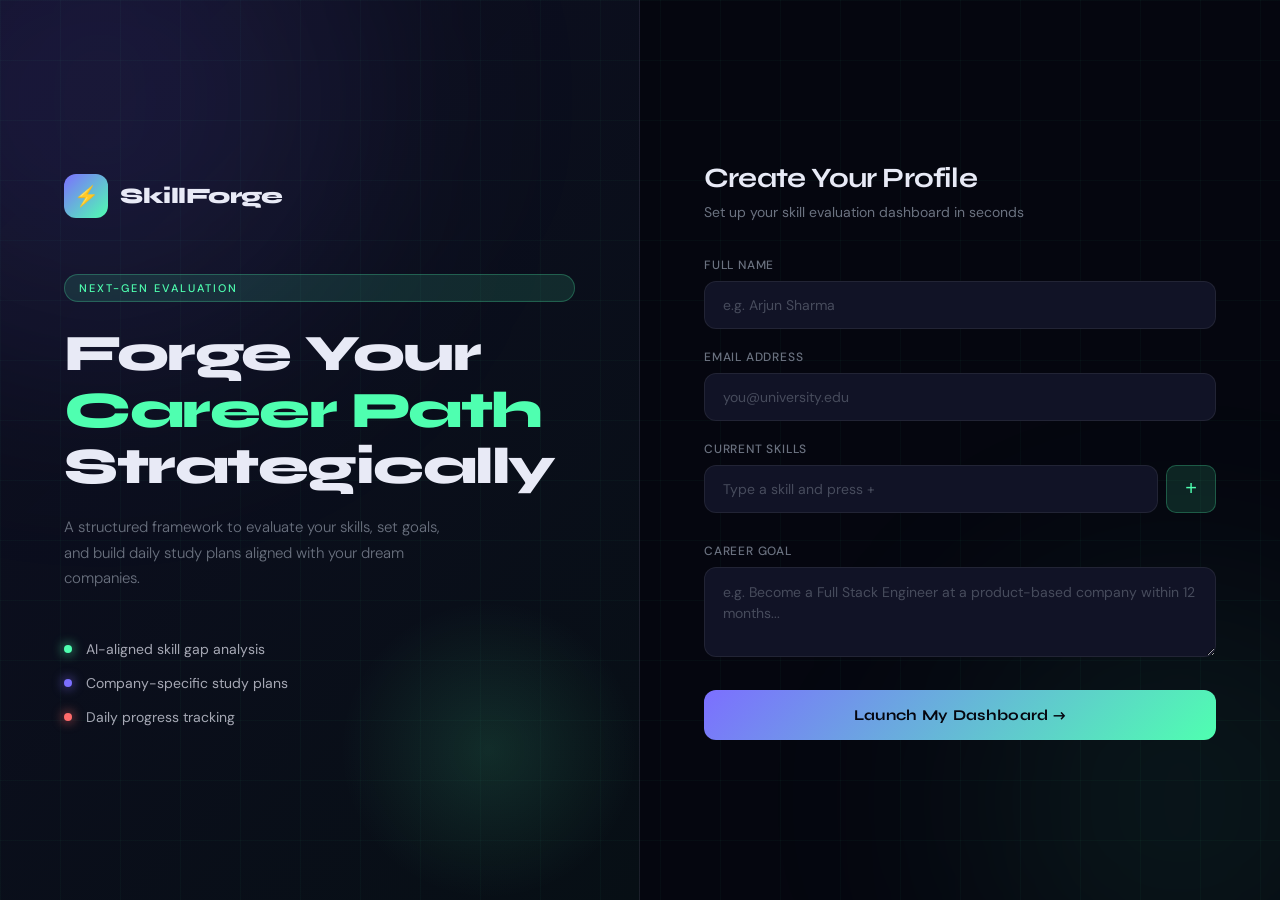
<file: f/index.html>
<!DOCTYPE html>
<html lang="en">
<head>
  <meta charset="UTF-8" />
  <meta name="viewport" content="width=device-width, initial-scale=1.0"/>
  <title>SkillForge — Student Skill Evaluation</title>
  <link rel="preconnect" href="https://fonts.googleapis.com">
  <link href="https://fonts.googleapis.com/css2?family=Syne:wght@400;600;700;800&family=DM+Sans:ital,wght@0,300;0,400;0,500;1,300&display=swap" rel="stylesheet">
  <link rel="stylesheet" href="index.css">
</head>
<body>

<div class="glow-orb one"></div>
<div class="glow-orb two"></div>

<div class="page-wrap">
  <!-- LEFT PANEL -->
  <div class="left-panel">
    <div class="brand">
      <div class="brand-icon">⚡</div>
      <span class="brand-name">SkillForge</span>
    </div>

    <div class="hero-tag">Next-Gen Evaluation</div>
    <h1 class="hero-title">Forge Your<br><span>Career Path</span><br>Strategically</h1>
    <p class="hero-desc">A structured framework to evaluate your skills, set goals, and build daily study plans aligned with your dream companies.</p>

    <div class="feature-list">
      <div class="feature-item"><div class="feature-dot"></div>AI-aligned skill gap analysis</div>
      <div class="feature-item"><div class="feature-dot purple"></div>Company-specific study plans</div>
      <div class="feature-item"><div class="feature-dot red"></div>Daily progress tracking</div>
    </div>
  </div>

  <!-- RIGHT PANEL -->
  <div class="right-panel">
    <div class="form-header">
      <h2 class="form-title">Create Your Profile</h2>
      <p class="form-subtitle">Set up your skill evaluation dashboard in seconds</p>
    </div>

    <form id="loginForm" novalidate>

      <!-- Name -->
      <div class="form-group">
        <label class="form-label" for="name">Full Name</label>
        <input class="form-input" type="text" id="name" placeholder="e.g. Arjun Sharma" autocomplete="name"/>
        <div class="error-msg" id="nameErr">⚠ Please enter your full name</div>
      </div>

      <!-- Email -->
      <div class="form-group">
        <label class="form-label" for="email">Email Address</label>
        <input class="form-input" type="email" id="email" placeholder="you@university.edu" autocomplete="email"/>
        <div class="error-msg" id="emailErr">⚠ Enter a valid email address</div>
      </div>

      <!-- Skills -->
      <div class="form-group">
        <label class="form-label">Current Skills</label>
        <div class="skills-input-row">
          <input class="form-input" type="text" id="skillInput" placeholder="Type a skill and press +" />
          <button type="button" class="add-btn" onclick="addSkill()">+</button>
        </div>
        <div class="skills-tag-container" id="skillTags"></div>
        <div class="error-msg" id="skillErr">⚠ Add at least one skill</div>
      </div>

      <!-- Career Goal -->
      <div class="form-group">
        <label class="form-label" for="careerGoal">Career Goal</label>
        <textarea class="form-textarea" id="careerGoal" placeholder="e.g. Become a Full Stack Engineer at a product-based company within 12 months..."></textarea>
        <div class="error-msg" id="goalErr">⚠ Describe your career goal</div>
      </div>

      <button type="submit" class="submit-btn">Launch My Dashboard →</button>
    </form>
  </div>
</div>

<div class="toast" id="toast">✓ Profile saved! Redirecting…</div>

<script>
  let skills = [];

  function addSkill() {
    const input = document.getElementById('skillInput');
    const val = input.value.trim();
    if (!val) return;
    if (skills.includes(val)) { input.value = ''; return; }
    skills.push(val);
    renderTags();
    input.value = '';
    input.focus();
  }

  document.getElementById('skillInput').addEventListener('keydown', e => {
    if (e.key === 'Enter') { e.preventDefault(); addSkill(); }
  });

  function removeSkill(i) {
    skills.splice(i, 1);
    renderTags();
  }

  function renderTags() {
    const container = document.getElementById('skillTags');
    container.innerHTML = skills.map((s, i) =>
      `<span class="skill-tag">${s}<span class="remove" onclick="removeSkill(${i})">×</span></span>`
    ).join('');
  }

  function showError(id, inputId) {
    document.getElementById(id).classList.add('show');
    if (inputId) document.getElementById(inputId)?.classList.add('error');
  }

  function clearError(id, inputId) {
    document.getElementById(id).classList.remove('show');
    if (inputId) document.getElementById(inputId)?.classList.remove('error');
  }

  // Live clearing
  ['name','email','careerGoal'].forEach(f => {
    document.getElementById(f).addEventListener('input', () => {
      clearError(f + (f === 'careerGoal' ? 'Err' : 'Err'), f);
    });
  });

  document.getElementById('loginForm').addEventListener('submit', function(e) {
    e.preventDefault();
    let valid = true;

    const name = document.getElementById('name').value.trim();
    const email = document.getElementById('email').value.trim();
    const goal = document.getElementById('careerGoal').value.trim();

    clearError('nameErr','name'); clearError('emailErr','email');
    clearError('skillErr',null); clearError('goalErr','careerGoal');

    if (!name || name.length < 2) { showError('nameErr','name'); valid = false; }
    if (!email || !/^[^\s@]+@[^\s@]+\.[^\s@]+$/.test(email)) { showError('emailErr','email'); valid = false; }
    if (skills.length === 0) { showError('skillErr',null); valid = false; }
    if (!goal || goal.length < 10) { showError('goalErr','careerGoal'); valid = false; }

    if (!valid) return;

    const userData = { name, email, skills, careerGoal: goal, joinedAt: new Date().toLocaleDateString('en-IN', {day:'numeric',month:'long',year:'numeric'}) };
    localStorage.setItem('sf_user', JSON.stringify(userData));

    document.getElementById('toast').classList.add('show');
    setTimeout(() => { window.location.href = 'dashboard.html'; }, 1400);
  });

  // If already logged in
  if (localStorage.getItem('sf_user')) {
    window.location.href = 'dashboard.html';
  }
</script>
</body>
</html>
</file>
<file: f/index.css>
*, *::before, *::after { box-sizing: border-box; margin: 0; padding: 0; }

:root {
  --bg: #05060f;
  --surface: #0d0f1e;
  --card: #111326;
  --border: rgba(255,255,255,0.07);
  --accent: #4fffb0;
  --accent2: #7c6fff;
  --accent3: #ff6b6b;
  --text: #e8eaf6;
  --muted: #6b7280;
  --error: #ff6b6b;
  --font-head: 'Syne', sans-serif;
  --font-body: 'DM Sans', sans-serif;
}

html, body {
  min-height: 100vh;
  background: var(--bg);
  color: var(--text);
  font-family: var(--font-body);
  overflow-x: hidden;
}

/* Background grid */
body::before {
  content: '';
  position: fixed;
  inset: 0;
  background-image:
    linear-gradient(rgba(79,255,176,0.03) 1px, transparent 1px),
    linear-gradient(90deg, rgba(79,255,176,0.03) 1px, transparent 1px);
  background-size: 60px 60px;
  pointer-events: none;
  z-index: 0;
}

.glow-orb {
  position: fixed;
  border-radius: 50%;
  filter: blur(120px);
  pointer-events: none;
  z-index: 0;
}
.glow-orb.one { width: 500px; height: 500px; background: rgba(124,111,255,0.12); top: -150px; left: -150px; }
.glow-orb.two { width: 400px; height: 400px; background: rgba(79,255,176,0.08); bottom: -100px; right: -100px; }

.page-wrap {
  position: relative;
  z-index: 1;
  min-height: 100vh;
  display: grid;
  grid-template-columns: 1fr 1fr;
  gap: 0;
}

/* LEFT PANEL */
.left-panel {
  display: flex;
  flex-direction: column;
  justify-content: center;
  padding: 60px 64px;
  background: linear-gradient(135deg, rgba(124,111,255,0.08) 0%, rgba(79,255,176,0.04) 100%);
  border-right: 1px solid var(--border);
  position: relative;
  overflow: hidden;
}

.left-panel::after {
  content: '';
  position: absolute;
  bottom: 0; right: 0;
  width: 300px; height: 300px;
  background: radial-gradient(circle, rgba(79,255,176,0.12) 0%, transparent 70%);
  pointer-events: none;
}

.brand {
  display: flex;
  align-items: center;
  gap: 12px;
  margin-bottom: 56px;
}

.brand-icon {
  width: 44px; height: 44px;
  background: linear-gradient(135deg, var(--accent2), var(--accent));
  border-radius: 12px;
  display: flex; align-items: center; justify-content: center;
  font-size: 20px;
}

.brand-name {
  font-family: var(--font-head);
  font-size: 22px;
  font-weight: 800;
  letter-spacing: -0.5px;
  color: var(--text);
}

.hero-tag {
  display: inline-block;
  background: rgba(79,255,176,0.12);
  border: 1px solid rgba(79,255,176,0.25);
  color: var(--accent);
  font-size: 11px;
  font-weight: 500;
  letter-spacing: 2px;
  text-transform: uppercase;
  padding: 6px 14px;
  border-radius: 100px;
  margin-bottom: 24px;
}

.hero-title {
  font-family: var(--font-head);
  font-size: clamp(2.2rem, 4vw, 3.2rem);
  font-weight: 800;
  line-height: 1.1;
  letter-spacing: -1.5px;
  margin-bottom: 20px;
}

.hero-title span { color: var(--accent); }

.hero-desc {
  font-size: 15px;
  font-weight: 300;
  line-height: 1.7;
  color: var(--muted);
  max-width: 380px;
  margin-bottom: 48px;
}

.feature-list { display: flex; flex-direction: column; gap: 16px; }

.feature-item {
  display: flex;
  align-items: center;
  gap: 14px;
  font-size: 14px;
  color: rgba(232,234,246,0.7);
}

.feature-dot {
  width: 8px; height: 8px;
  border-radius: 50%;
  background: var(--accent);
  flex-shrink: 0;
  box-shadow: 0 0 12px var(--accent);
}

.feature-dot.purple { background: var(--accent2); box-shadow: 0 0 12px var(--accent2); }
.feature-dot.red { background: var(--accent3); box-shadow: 0 0 12px var(--accent3); }

/* RIGHT PANEL */
.right-panel {
  display: flex;
  flex-direction: column;
  justify-content: center;
  padding: 60px 64px;
  overflow-y: auto;
}

.form-header { margin-bottom: 36px; }

.form-title {
  font-family: var(--font-head);
  font-size: 28px;
  font-weight: 700;
  letter-spacing: -0.8px;
  margin-bottom: 8px;
}

.form-subtitle {
  font-size: 14px;
  color: var(--muted);
}

.form-group { margin-bottom: 20px; position: relative; }

.form-label {
  display: block;
  font-size: 12px;
  font-weight: 500;
  letter-spacing: 0.8px;
  text-transform: uppercase;
  color: var(--muted);
  margin-bottom: 8px;
}

.form-input, .form-select, .form-textarea {
  width: 100%;
  background: var(--card);
  border: 1px solid var(--border);
  border-radius: 12px;
  padding: 14px 18px;
  font-family: var(--font-body);
  font-size: 14px;
  color: var(--text);
  transition: border-color 0.2s, box-shadow 0.2s, background 0.2s;
  outline: none;
}

.form-input::placeholder, .form-textarea::placeholder {
  color: rgba(107,114,128,0.6);
}

.form-input:focus, .form-select:focus, .form-textarea:focus {
  border-color: rgba(79,255,176,0.4);
  box-shadow: 0 0 0 3px rgba(79,255,176,0.08);
  background: rgba(17,19,38,0.9);
}

.form-input.error, .form-textarea.error {
  border-color: rgba(255,107,107,0.5);
  box-shadow: 0 0 0 3px rgba(255,107,107,0.08);
}

.form-textarea { resize: vertical; min-height: 90px; line-height: 1.5; }

.error-msg {
  font-size: 11px;
  color: var(--error);
  margin-top: 5px;
  display: none;
  align-items: center;
  gap: 4px;
}
.error-msg.show { display: flex; }

.skills-tag-container {
  display: flex;
  flex-wrap: wrap;
  gap: 8px;
  margin-top: 10px;
}

.skill-tag {
  background: rgba(124,111,255,0.15);
  border: 1px solid rgba(124,111,255,0.3);
  color: var(--accent2);
  font-size: 12px;
  padding: 4px 12px;
  border-radius: 100px;
  display: flex; align-items: center; gap: 6px;
  cursor: pointer;
  transition: background 0.2s;
}

.skill-tag:hover { background: rgba(124,111,255,0.25); }
.skill-tag .remove { font-weight: bold; font-size: 14px; line-height: 1; }

.skills-input-row {
  display: flex;
  gap: 8px;
}

.skills-input-row .form-input { flex: 1; }

.add-btn {
  background: rgba(79,255,176,0.12);
  border: 1px solid rgba(79,255,176,0.25);
  color: var(--accent);
  border-radius: 10px;
  padding: 0 18px;
  cursor: pointer;
  font-size: 20px;
  font-weight: 300;
  transition: background 0.2s;
  flex-shrink: 0;
}

.add-btn:hover { background: rgba(79,255,176,0.22); }

.submit-btn {
  width: 100%;
  background: linear-gradient(135deg, var(--accent2), var(--accent));
  border: none;
  border-radius: 12px;
  padding: 16px;
  font-family: var(--font-head);
  font-size: 15px;
  font-weight: 700;
  letter-spacing: 0.3px;
  color: #05060f;
  cursor: pointer;
  margin-top: 8px;
  transition: opacity 0.2s, transform 0.15s;
  position: relative;
  overflow: hidden;
}

.submit-btn::after {
  content: '';
  position: absolute;
  inset: 0;
  background: linear-gradient(135deg, rgba(255,255,255,0.15), transparent);
  opacity: 0;
  transition: opacity 0.2s;
}

.submit-btn:hover { opacity: 0.92; transform: translateY(-1px); }
.submit-btn:hover::after { opacity: 1; }
.submit-btn:active { transform: translateY(0); }

.toast {
  position: fixed;
  bottom: 30px;
  right: 30px;
  background: var(--card);
  border: 1px solid rgba(79,255,176,0.3);
  border-radius: 12px;
  padding: 14px 20px;
  font-size: 13px;
  color: var(--accent);
  z-index: 100;
  transform: translateY(80px);
  opacity: 0;
  transition: all 0.3s cubic-bezier(0.34,1.56,0.64,1);
  pointer-events: none;
}
.toast.show { transform: translateY(0); opacity: 1; }

@media (max-width: 900px) {
  .page-wrap { grid-template-columns: 1fr; }
  .left-panel { padding: 40px 32px; display: none; }
  .right-panel { padding: 40px 28px; }
}

@media (max-width: 480px) {
  .right-panel { padding: 32px 20px; }
}
</file>
<file: f/dashboard.css>
*, *::before, *::after { box-sizing: border-box; margin: 0; padding: 0; }
:root {
  --bg: #05060f;
  --surface: #0d0f1e;
  --card: #111326;
  --card2: #141729;
  --border: rgba(255,255,255,0.07);
  --accent: #4fffb0;
  --accent2: #7c6fff;
  --accent3: #ff6b6b;
  --accent4: #ffb84d;
  --text: #e8eaf6;
  --muted: #6b7280;
  --font-head: 'Syne', sans-serif;
  --font-body: 'DM Sans', sans-serif;
  --sidebar: 260px;
}
html, body { min-height: 100vh; background: var(--bg); color: var(--text); font-family: var(--font-body); overflow-x: hidden; }

body::before {
  content: '';
  position: fixed; inset: 0;
  background-image: linear-gradient(rgba(79,255,176,0.025) 1px, transparent 1px), linear-gradient(90deg, rgba(79,255,176,0.025) 1px, transparent 1px);
  background-size: 60px 60px;
  pointer-events: none; z-index: 0;
}

.glow { position: fixed; border-radius: 50%; filter: blur(150px); pointer-events: none; z-index: 0; }
.g1 { width: 600px; height: 600px; background: rgba(124,111,255,0.07); top: -200px; right: 100px; }
.g2 { width: 400px; height: 400px; background: rgba(79,255,176,0.05); bottom: -100px; left: 200px; }

/* LAYOUT */
.layout { display: flex; min-height: 100vh; position: relative; z-index: 1; }

/* SIDEBAR */
.sidebar {
  width: var(--sidebar);
  background: var(--surface);
  border-right: 1px solid var(--border);
  display: flex; flex-direction: column;
  padding: 28px 0;
  position: fixed; top: 0; left: 0; bottom: 0;
  z-index: 10;
  transition: transform 0.3s;
}

.sidebar-brand {
  display: flex; align-items: center; gap: 10px;
  padding: 0 24px 28px;
  border-bottom: 1px solid var(--border);
  margin-bottom: 20px;
}

.brand-icon {
  width: 36px; height: 36px;
  background: linear-gradient(135deg, var(--accent2), var(--accent));
  border-radius: 9px;
  display: flex; align-items: center; justify-content: center;
  font-size: 16px; flex-shrink: 0;
}

.sidebar-brand-name {
  font-family: var(--font-head);
  font-size: 18px; font-weight: 800;
  letter-spacing: -0.5px;
}

.nav-section-label {
  font-size: 10px; font-weight: 500;
  letter-spacing: 1.5px; text-transform: uppercase;
  color: var(--muted);
  padding: 0 24px 8px;
}

.nav-item {
  display: flex; align-items: center; gap: 12px;
  padding: 11px 24px;
  font-size: 13.5px; font-weight: 400;
  color: rgba(232,234,246,0.55);
  cursor: pointer;
  transition: all 0.15s;
  border-left: 2px solid transparent;
  text-decoration: none;
}

.nav-item:hover { color: var(--text); background: rgba(255,255,255,0.03); }
.nav-item.active { color: var(--accent); background: rgba(79,255,176,0.06); border-left-color: var(--accent); }

.nav-icon { font-size: 16px; width: 20px; text-align: center; flex-shrink: 0; }

.sidebar-footer {
  margin-top: auto;
  padding: 20px 24px 0;
  border-top: 1px solid var(--border);
}

.user-chip {
  display: flex; align-items: center; gap: 10px;
  padding: 12px;
  background: var(--card);
  border-radius: 10px;
  border: 1px solid var(--border);
}

.user-avatar {
  width: 32px; height: 32px;
  background: linear-gradient(135deg, var(--accent2), var(--accent));
  border-radius: 50%;
  display: flex; align-items: center; justify-content: center;
  font-family: var(--font-head);
  font-size: 13px; font-weight: 700;
  color: #05060f; flex-shrink: 0;
}

.user-chip-info { flex: 1; min-width: 0; }
.user-chip-name { font-size: 12px; font-weight: 500; white-space: nowrap; overflow: hidden; text-overflow: ellipsis; }
.user-chip-role { font-size: 10px; color: var(--muted); }

.logout-btn {
  background: none; border: none;
  color: var(--muted); cursor: pointer;
  font-size: 14px; padding: 4px;
  transition: color 0.15s;
}
.logout-btn:hover { color: var(--accent3); }

/* MAIN */
.main {
  margin-left: var(--sidebar);
  flex: 1;
  padding: 36px 40px;
  min-height: 100vh;
}

/* TOP BAR */
.topbar {
  display: flex; align-items: center; justify-content: space-between;
  margin-bottom: 36px;
}

.topbar-left h1 {
  font-family: var(--font-head);
  font-size: 26px; font-weight: 800;
  letter-spacing: -0.8px; margin-bottom: 4px;
}

.topbar-left p { font-size: 13px; color: var(--muted); }

.date-badge {
  background: var(--card);
  border: 1px solid var(--border);
  border-radius: 8px;
  padding: 8px 16px;
  font-size: 12px;
  color: var(--muted);
}

/* STAT CARDS */
.stats-row {
  display: grid;
  grid-template-columns: repeat(4, 1fr);
  gap: 16px;
  margin-bottom: 28px;
}

.stat-card {
  background: var(--card);
  border: 1px solid var(--border);
  border-radius: 16px;
  padding: 20px;
  position: relative;
  overflow: hidden;
  transition: border-color 0.2s, transform 0.2s;
}

.stat-card:hover { border-color: rgba(255,255,255,0.12); transform: translateY(-2px); }

.stat-card::before {
  content: ''; position: absolute;
  top: 0; left: 0; right: 0; height: 2px;
}
.stat-card.c1::before { background: linear-gradient(90deg, var(--accent2), var(--accent)); }
.stat-card.c2::before { background: linear-gradient(90deg, var(--accent), var(--accent4)); }
.stat-card.c3::before { background: linear-gradient(90deg, var(--accent4), var(--accent3)); }
.stat-card.c4::before { background: linear-gradient(90deg, var(--accent3), var(--accent2)); }

.stat-label { font-size: 11px; color: var(--muted); letter-spacing: 0.8px; text-transform: uppercase; margin-bottom: 10px; }
.stat-value { font-family: var(--font-head); font-size: 28px; font-weight: 800; letter-spacing: -1px; }
.stat-sub { font-size: 11px; color: var(--muted); margin-top: 4px; }

/* GRID */
.content-grid {
  display: grid;
  grid-template-columns: 1fr 1fr;
  gap: 20px;
  margin-bottom: 20px;
}

.full-width { grid-column: 1 / -1; }

/* CARDS */
.card {
  background: var(--card);
  border: 1px solid var(--border);
  border-radius: 18px;
  padding: 24px;
}

.card-header {
  display: flex; align-items: center; justify-content: space-between;
  margin-bottom: 20px;
}

.card-title {
  font-family: var(--font-head);
  font-size: 15px; font-weight: 700;
  letter-spacing: -0.3px;
  display: flex; align-items: center; gap: 8px;
}

.card-title .icon {
  width: 28px; height: 28px;
  border-radius: 8px;
  display: flex; align-items: center; justify-content: center;
  font-size: 13px;
}
.card-title .icon.green { background: rgba(79,255,176,0.12); }
.card-title .icon.purple { background: rgba(124,111,255,0.12); }
.card-title .icon.orange { background: rgba(255,184,77,0.12); }
.card-title .icon.red { background: rgba(255,107,107,0.12); }

/* PROFILE CARD */
.profile-meta { display: flex; flex-direction: column; gap: 12px; }

.meta-row {
  display: flex; align-items: flex-start; gap: 12px;
  padding: 12px;
  background: rgba(255,255,255,0.02);
  border-radius: 10px;
  border: 1px solid var(--border);
}

.meta-icon { font-size: 16px; margin-top: 1px; flex-shrink: 0; }
.meta-key { font-size: 10px; color: var(--muted); letter-spacing: 0.5px; text-transform: uppercase; margin-bottom: 3px; }
.meta-val { font-size: 13px; font-weight: 400; line-height: 1.5; word-break: break-word; }

/* SKILLS */
.skill-tags { display: flex; flex-wrap: wrap; gap: 8px; }
.skill-pill {
  background: rgba(124,111,255,0.12);
  border: 1px solid rgba(124,111,255,0.25);
  color: var(--accent2);
  font-size: 12px;
  padding: 5px 14px;
  border-radius: 100px;
}

/* COMPANY INPUT */
.input-row { display: flex; gap: 10px; }

.db-input, .db-textarea, .db-select {
  flex: 1;
  background: rgba(255,255,255,0.03);
  border: 1px solid var(--border);
  border-radius: 10px;
  padding: 11px 15px;
  font-family: var(--font-body);
  font-size: 13px;
  color: var(--text);
  outline: none;
  transition: border-color 0.2s, box-shadow 0.2s;
}
.db-input::placeholder, .db-textarea::placeholder { color: rgba(107,114,128,0.5); }
.db-input:focus, .db-textarea:focus, .db-select:focus {
  border-color: rgba(79,255,176,0.3);
  box-shadow: 0 0 0 2px rgba(79,255,176,0.06);
}
.db-textarea { resize: vertical; min-height: 70px; width: 100%; line-height: 1.5; }

.save-btn {
  background: linear-gradient(135deg, var(--accent2), var(--accent));
  border: none;
  border-radius: 10px;
  padding: 11px 18px;
  font-family: var(--font-head);
  font-size: 12px; font-weight: 700;
  color: #05060f;
  cursor: pointer;
  white-space: nowrap;
  transition: opacity 0.2s, transform 0.15s;
  flex-shrink: 0;
}
.save-btn:hover { opacity: 0.88; transform: translateY(-1px); }

.company-badge {
  display: inline-flex; align-items: center; gap: 8px;
  background: rgba(79,255,176,0.08);
  border: 1px solid rgba(79,255,176,0.2);
  border-radius: 10px;
  padding: 10px 16px;
  font-size: 13px;
  color: var(--accent);
  margin-top: 12px;
}

/* PLAN FORM */
.plan-form { display: flex; flex-direction: column; gap: 14px; }
.plan-row { display: grid; grid-template-columns: 1fr 1fr; gap: 12px; }
.plan-field { display: flex; flex-direction: column; gap: 6px; }
.plan-field label { font-size: 11px; color: var(--muted); letter-spacing: 0.5px; text-transform: uppercase; }

.form-error-small { font-size: 11px; color: var(--accent3); margin-top: 2px; display: none; }
.form-error-small.show { display: block; }

/* PLAN DISPLAY */
.plan-display { display: flex; flex-direction: column; gap: 12px; }

.plan-entry {
  background: rgba(255,255,255,0.02);
  border: 1px solid var(--border);
  border-left: 3px solid var(--accent);
  border-radius: 0 12px 12px 0;
  padding: 14px 16px;
  animation: slideIn 0.3s ease;
  position: relative;
}

@keyframes slideIn {
  from { opacity: 0; transform: translateX(-10px); }
  to { opacity: 1; transform: translateX(0); }
}

.plan-entry-header {
  display: flex; align-items: center; justify-content: space-between;
  margin-bottom: 10px;
}

.plan-date { font-size: 11px; color: var(--muted); }
.plan-hours-badge {
  background: rgba(79,255,176,0.1);
  border: 1px solid rgba(79,255,176,0.2);
  color: var(--accent);
  font-size: 11px; font-weight: 600;
  padding: 3px 10px;
  border-radius: 100px;
}

.plan-section { margin-bottom: 8px; }
.plan-section-label { font-size: 10px; color: var(--muted); text-transform: uppercase; letter-spacing: 0.6px; margin-bottom: 4px; }
.plan-section-value { font-size: 13px; line-height: 1.5; }

.plan-tasks { display: flex; flex-wrap: wrap; gap: 6px; }
.task-tag {
  background: rgba(255,184,77,0.1);
  border: 1px solid rgba(255,184,77,0.2);
  color: var(--accent4);
  font-size: 11px;
  padding: 3px 10px;
  border-radius: 100px;
}

.delete-plan-btn {
  position: absolute; top: 10px; right: 10px;
  background: none; border: none;
  color: var(--muted); cursor: pointer;
  font-size: 16px;
  padding: 2px 6px; border-radius: 6px;
  transition: color 0.15s, background 0.15s;
}
.delete-plan-btn:hover { color: var(--accent3); background: rgba(255,107,107,0.1); }

.empty-state {
  text-align: center;
  padding: 32px 20px;
  color: var(--muted);
  font-size: 13px;
}

.empty-icon { font-size: 32px; margin-bottom: 10px; opacity: 0.5; }

/* PROGRESS BAR */
.progress-label { display: flex; justify-content: space-between; font-size: 11px; color: var(--muted); margin-bottom: 6px; }
.progress-bar { height: 6px; background: rgba(255,255,255,0.05); border-radius: 10px; overflow: hidden; margin-bottom: 14px; }
.progress-fill { height: 100%; border-radius: 10px; background: linear-gradient(90deg, var(--accent2), var(--accent)); transition: width 0.5s; }

/* MOBILE HAMBURGER */
.hamburger {
  display: none;
  position: fixed; top: 16px; left: 16px;
  background: var(--card); border: 1px solid var(--border);
  border-radius: 8px; padding: 8px 10px;
  cursor: pointer; z-index: 20;
  font-size: 16px; line-height: 1;
}

.sidebar-overlay {
  display: none;
  position: fixed; inset: 0;
  background: rgba(5,6,15,0.7);
  z-index: 9;
}

/* TOAST */
.toast {
  position: fixed; bottom: 30px; right: 30px;
  background: var(--card); border: 1px solid rgba(79,255,176,0.3);
  border-radius: 12px; padding: 12px 18px;
  font-size: 13px; color: var(--accent);
  z-index: 100; transform: translateY(80px); opacity: 0;
  transition: all 0.3s cubic-bezier(0.34,1.56,0.64,1);
  pointer-events: none;
}
.toast.show { transform: translateY(0); opacity: 1; }
.toast.error { border-color: rgba(255,107,107,0.3); color: var(--accent3); }

@media (max-width: 1100px) { .stats-row { grid-template-columns: repeat(2, 1fr); } }
@media (max-width: 900px) {
  .sidebar { transform: translateX(-100%); }
  .sidebar.open { transform: translateX(0); }
  .sidebar-overlay.show { display: block; }
  .main { margin-left: 0; padding: 80px 20px 36px; }
  .hamburger { display: block; }
  .content-grid { grid-template-columns: 1fr; }
  .stats-row { grid-template-columns: repeat(2, 1fr); }
}
@media (max-width: 500px) {
  .stats-row { grid-template-columns: 1fr 1fr; }
  .plan-row { grid-template-columns: 1fr; }
}
</file>
